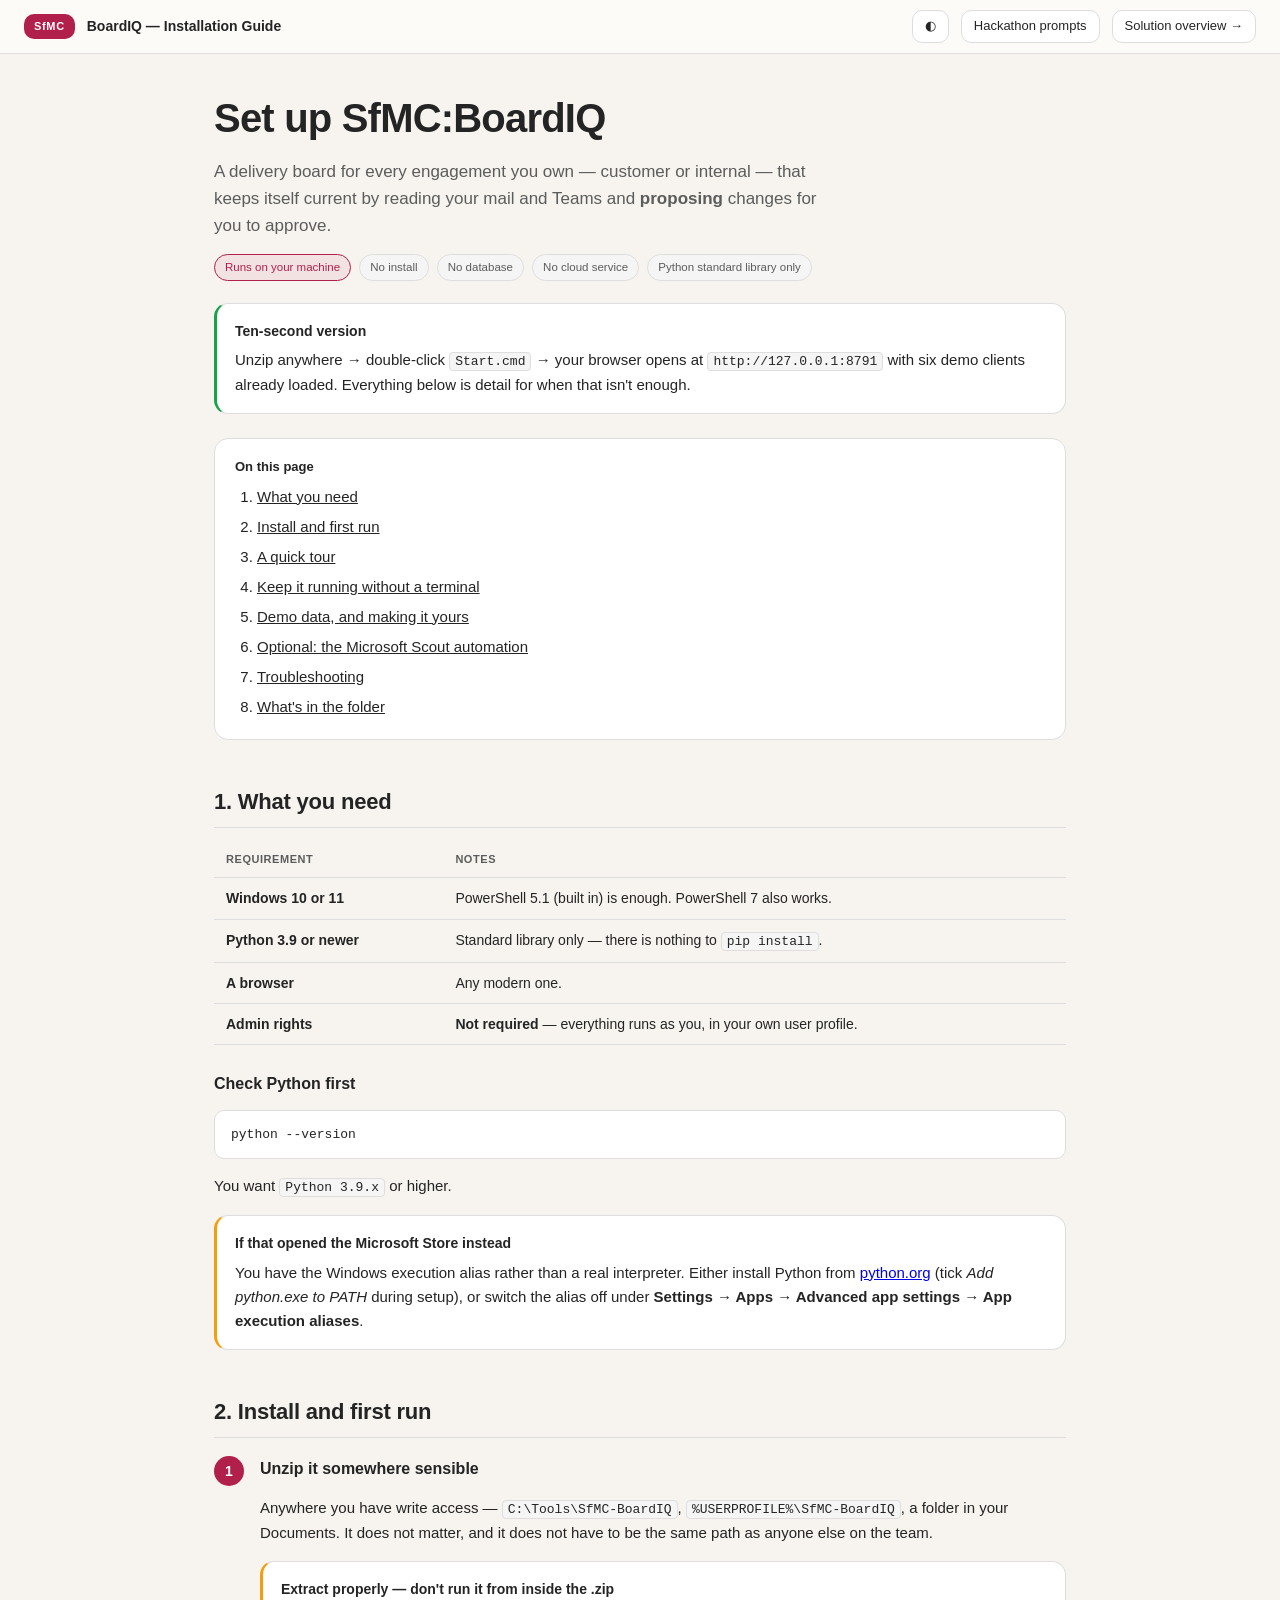
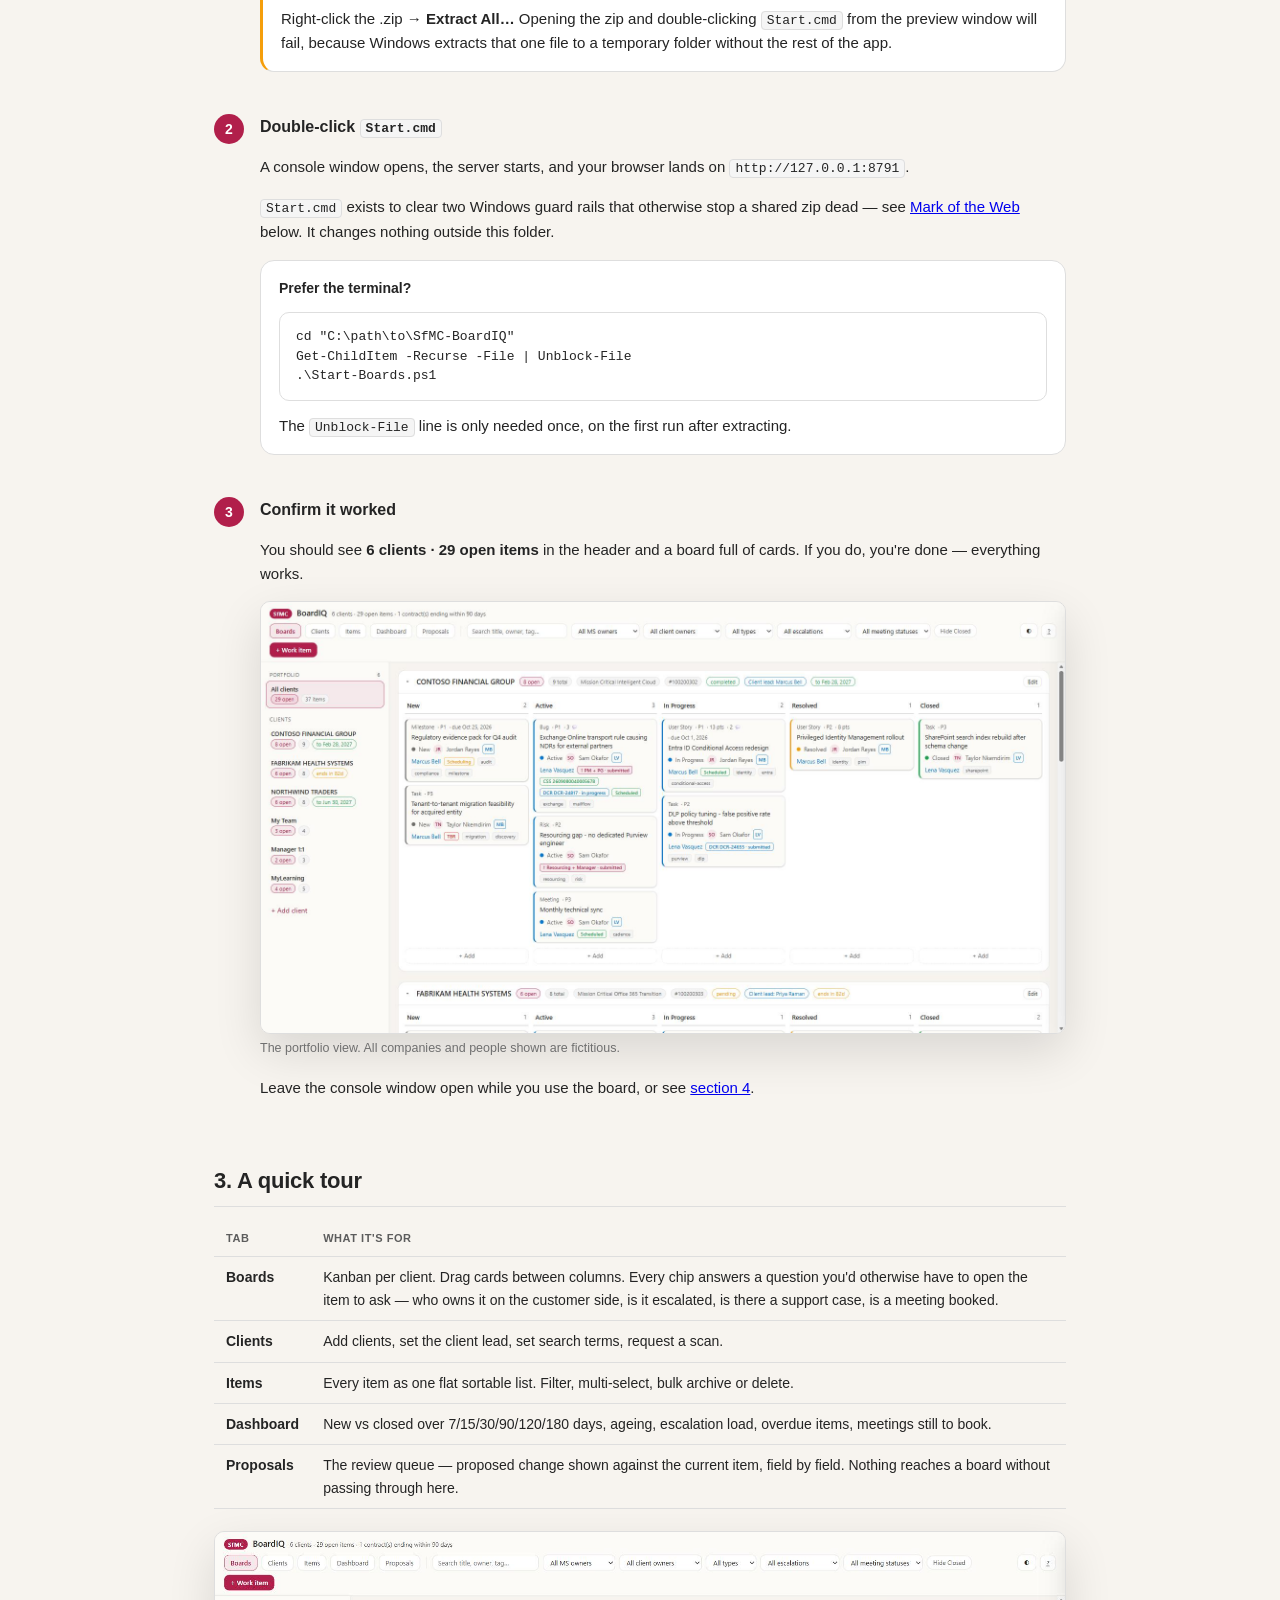
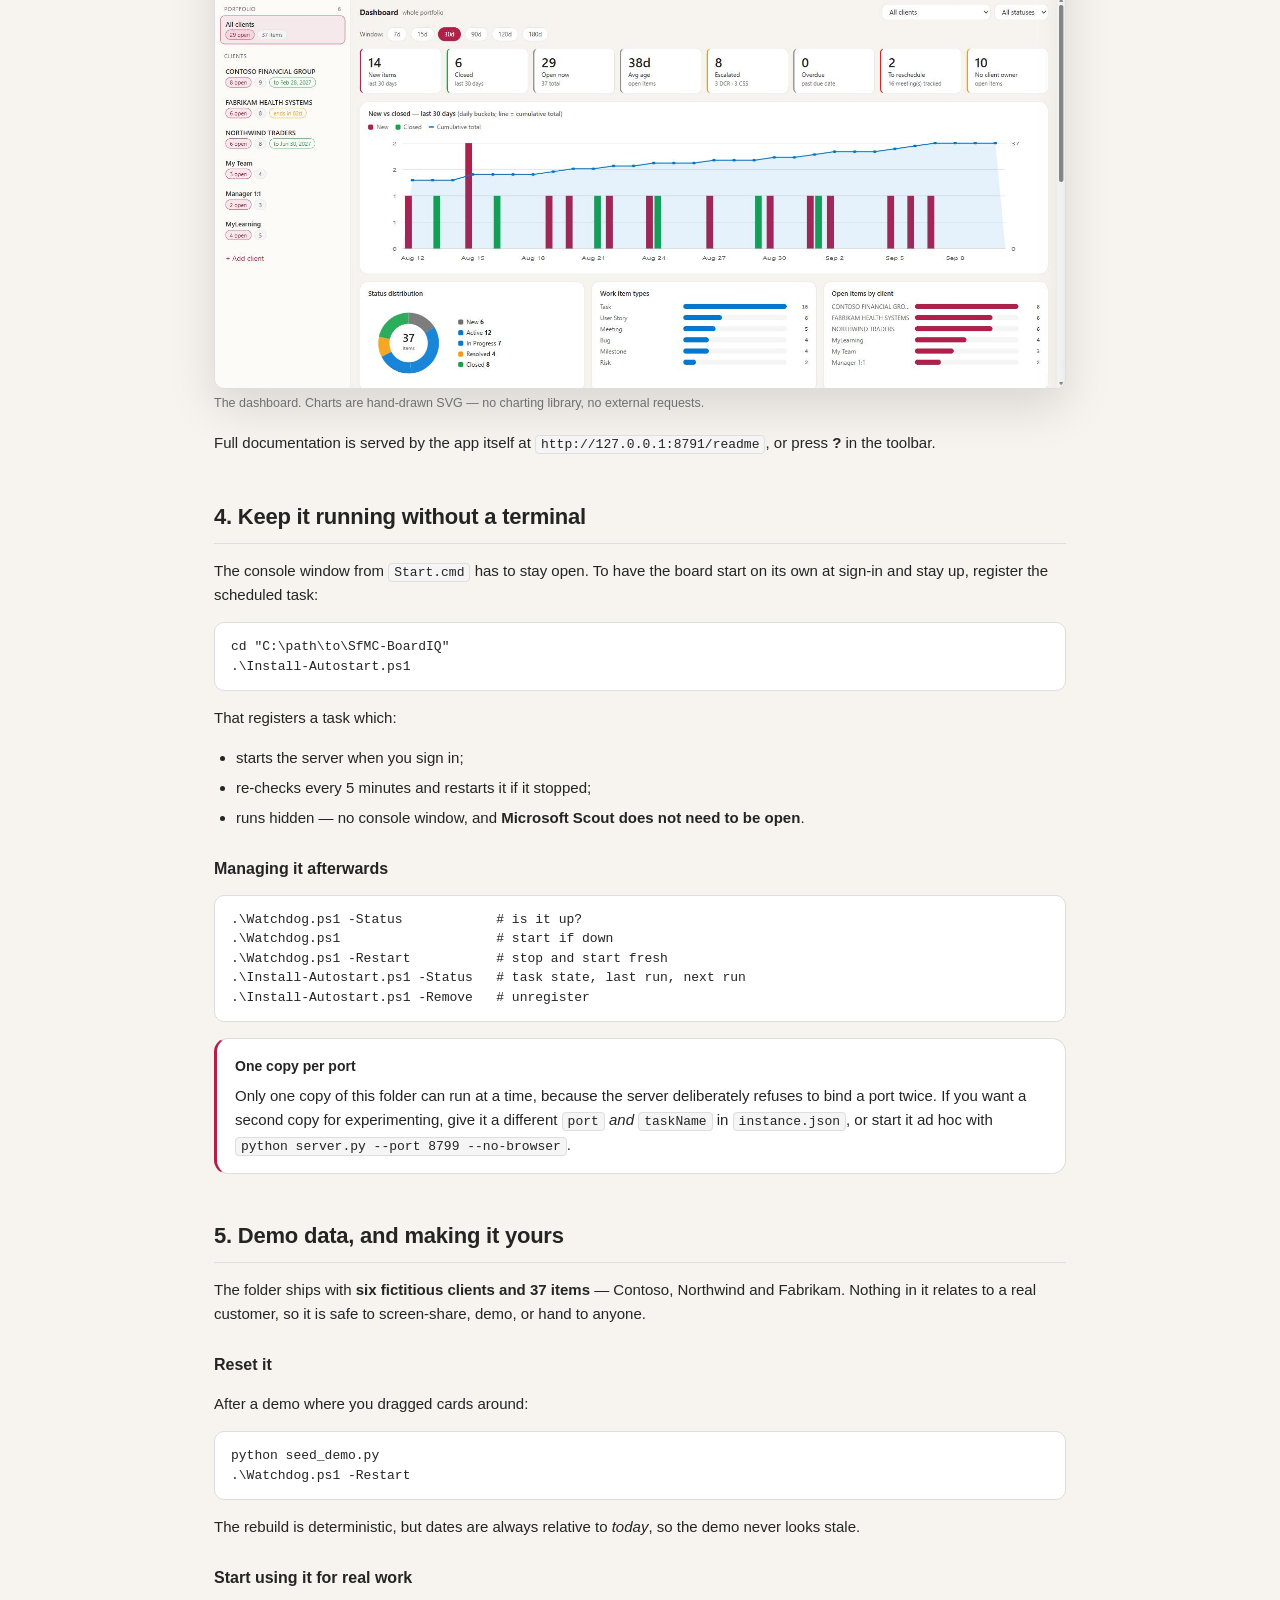
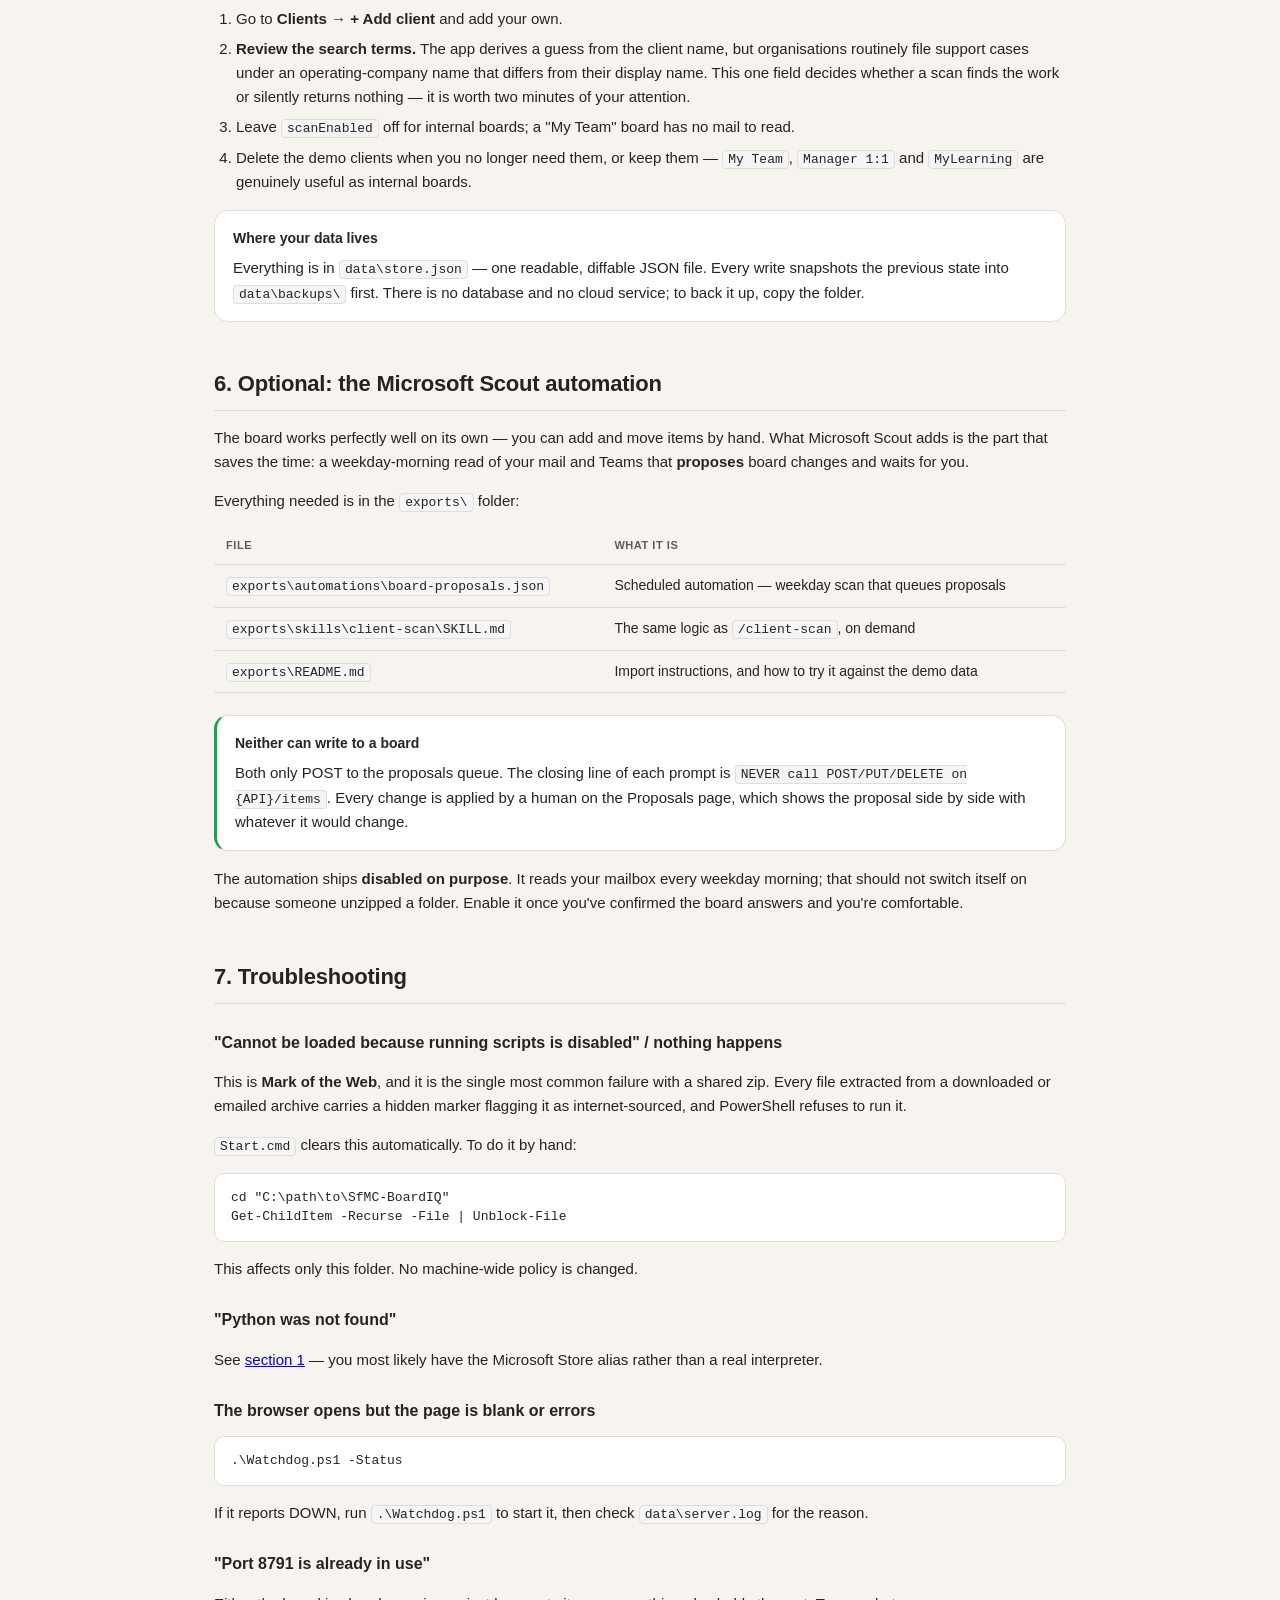
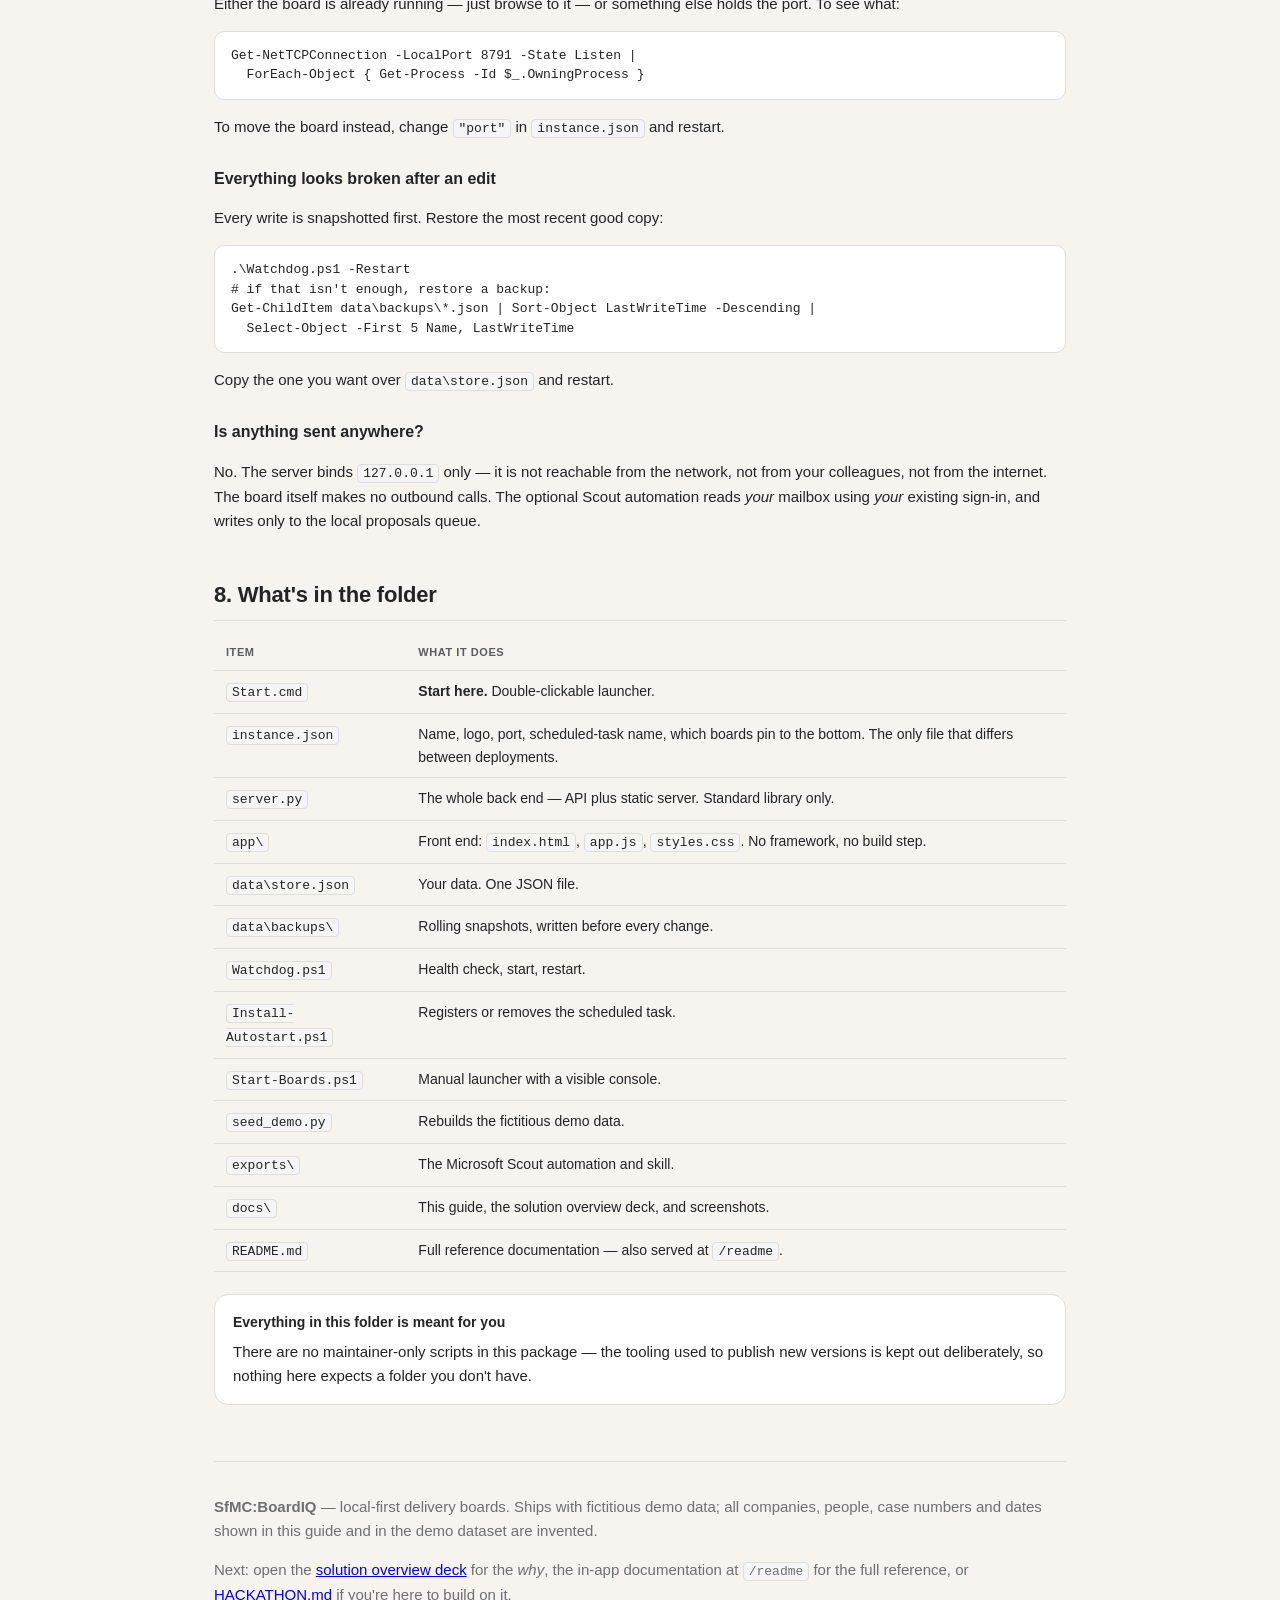
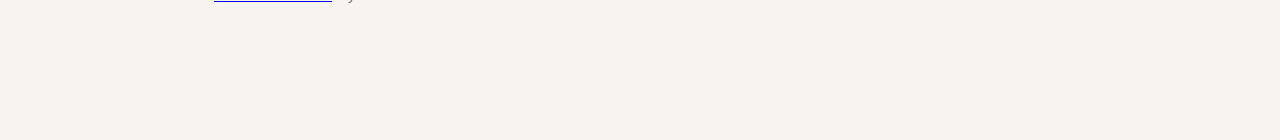
<file: docs/INSTALL.html>
<!DOCTYPE html>
<html lang="en">
<head>
<meta charset="UTF-8">
<meta name="viewport" content="width=device-width, initial-scale=1">
<title>SfMC:BoardIQ — Installation Guide</title>
<script>
  (() => {
    const p = new URLSearchParams(location.search).get("scoutTheme");
    const t = p || localStorage.getItem("boardiqDocsTheme") ||
      (window.matchMedia("(prefers-color-scheme: dark)").matches ? "dark" : "light");
    document.documentElement.setAttribute("data-theme", t);
  })();
</script>
<style>
:root {
  color-scheme: light;
  --bg: #f7f4ef; --elevated: #fcfbf8; --surface: #ffffff; --soft: #f5f5f5;
  --border: #dedede; --border-strong: #919191;
  --text: #242424; --muted: #5c5c5c; --soft-text: #6f6f6f;
  --accent: #b11f4b; --accent-soft: rgba(177,31,75,.08); --accent-fg: #fff;
  --ok: #16a34a; --danger: #dc2626; --warn: #f59e0b;
  --shadow: 0 18px 48px rgba(0,0,0,.12);
}
html[data-theme="dark"] {
  color-scheme: dark;
  --bg: #3d3b3a; --elevated: #343231; --surface: #292929; --soft: #2e2e2e;
  --border: #474747; --border-strong: #5f5f5f;
  --text: #dedede; --muted: #919191; --soft-text: #b0b0b0;
  --accent: #fd8ea1; --accent-soft: rgba(253,142,161,.14); --accent-fg: #1a1a1a;
  --ok: #4ade80; --danger: #f87171; --warn: #fbbf24;
  --shadow: 0 18px 48px rgba(0,0,0,.32);
}
* { box-sizing: border-box; }
html, body { margin: 0; }
body {
  background: var(--bg); color: var(--text);
  font-family: "Segoe UI", Aptos, Calibri, -apple-system, sans-serif;
  line-height: 1.6;
}
.bar {
  position: sticky; top: 0; z-index: 10;
  background: var(--elevated); border-bottom: 1px solid var(--border);
  padding: 10px 24px; display: flex; gap: 12px; align-items: center;
  backdrop-filter: blur(8px);
}
.logo {
  background: var(--accent); color: var(--accent-fg); font-size: 11px;
  font-weight: 700; letter-spacing: .06em; padding: 4px 10px; border-radius: .625rem;
}
.bar strong { font-size: 14px; }
.bar .spacer { flex: 1; }
.btn {
  border: 1px solid var(--border); background: var(--surface); color: var(--text);
  border-radius: .625rem; padding: 5px 12px; font: inherit; font-size: 13px;
  cursor: pointer; text-decoration: none;
}
.btn:hover { border-color: var(--border-strong); }
.wrap { max-width: 900px; margin: 0 auto; padding: 32px 24px 96px; }
h1 { font-size: clamp(28px, 4vw, 40px); margin: 0 0 8px; letter-spacing: -.02em; font-weight: 600; }
.lede { font-size: 17px; color: var(--muted); max-width: 64ch; margin: 0 0 8px; }
h2 {
  font-size: 22px; margin: 44px 0 12px; padding-bottom: 8px;
  border-bottom: 1px solid var(--border); font-weight: 600; letter-spacing: -.01em;
}
h3 { font-size: 16px; margin: 26px 0 8px; font-weight: 600; }
p, li { font-size: 15px; }
ul, ol { padding-left: 22px; }
li { margin-bottom: 6px; }
code {
  font-family: Consolas, "Courier New", monospace; font-size: 13px;
  background: var(--soft); border: 1px solid var(--border);
  border-radius: 4px; padding: 1px 5px;
}
pre {
  background: var(--surface); border: 1px solid var(--border);
  border-radius: .625rem; padding: 14px 16px; overflow-x: auto;
  line-height: 1.5; font-size: 13px;
}
pre code { background: none; border: none; padding: 0; }
table { width: 100%; border-collapse: collapse; margin: 14px 0 22px; }
th, td { text-align: left; padding: 9px 12px; border-bottom: 1px solid var(--border); font-size: 14px; vertical-align: top; }
th { font-size: 11px; text-transform: uppercase; letter-spacing: .05em; color: var(--muted); font-weight: 600; }
.card {
  background: var(--surface); border: 1px solid var(--border);
  border-radius: 14px; padding: 16px 18px; margin: 16px 0;
}
.card.accent { border-left: 3px solid var(--accent); }
.card.warn   { border-left: 3px solid var(--warn); }
.card.ok     { border-left: 3px solid var(--ok); }
.card.bad    { border-left: 3px solid var(--danger); }
.card h4 { margin: 0 0 6px; font-size: 14px; font-weight: 600; }
.card p:last-child, .card ul:last-child { margin-bottom: 0; }
.card p:first-of-type { margin-top: 0; }
.pill {
  display: inline-block; font-size: 11.5px; padding: 3px 10px; border-radius: 999px;
  background: var(--soft); color: var(--muted); border: 1px solid var(--border);
  margin: 0 4px 6px 0;
}
.pill.accent { background: var(--accent-soft); color: var(--accent); border-color: var(--accent); }
.steps { counter-reset: s; list-style: none; padding: 0; margin: 18px 0; }
.steps > li {
  counter-increment: s; position: relative; padding: 0 0 4px 46px; margin-bottom: 22px;
}
.steps > li::before {
  content: counter(s); position: absolute; left: 0; top: 0;
  width: 30px; height: 30px; border-radius: 50%;
  background: var(--accent); color: var(--accent-fg);
  display: grid; place-items: center; font-size: 14px; font-weight: 700;
}
.steps h3 { margin-top: 2px; }
img.shot {
  max-width: 100%; border: 1px solid var(--border);
  border-radius: 10px; box-shadow: var(--shadow); margin: 10px 0 4px; display: block;
}
.cap { font-size: 12.5px; color: var(--soft-text); margin: 0 0 18px; }
.toc { background: var(--surface); border: 1px solid var(--border); border-radius: 14px; padding: 14px 20px; margin: 24px 0 8px; }
.toc ol { margin: 6px 0 0; }
.toc a { color: var(--text); }
kbd {
  font-family: inherit; font-size: 12px; border: 1px solid var(--border-strong);
  border-bottom-width: 2px; border-radius: 5px; padding: 1px 6px; background: var(--soft);
}
.foot { margin-top: 56px; padding-top: 18px; border-top: 1px solid var(--border); font-size: 13px; color: var(--soft-text); }
</style>
</head>
<body>

<div class="bar">
  <span class="logo">SfMC</span>
  <strong>BoardIQ — Installation Guide</strong>
  <span class="spacer"></span>
  <button class="btn" id="theme" title="Toggle theme">◐</button>
  <a class="btn" href="HACKATHON.md">Hackathon prompts</a>
  <a class="btn" href="SfMC-BoardIQ-overview.html">Solution overview →</a>
</div>

<div class="wrap">

<h1>Set up SfMC:BoardIQ</h1>
<p class="lede">
  A delivery board for every engagement you own — customer or internal — that keeps
  itself current by reading your mail and Teams and <strong>proposing</strong> changes
  for you to approve.
</p>
<p>
  <span class="pill accent">Runs on your machine</span>
  <span class="pill">No install</span>
  <span class="pill">No database</span>
  <span class="pill">No cloud service</span>
  <span class="pill">Python standard library only</span>
</p>

<div class="card ok">
  <h4>Ten-second version</h4>
  <p>
    Unzip anywhere → double-click <code>Start.cmd</code> → your browser opens at
    <code>http://127.0.0.1:8791</code> with six demo clients already loaded.
    Everything below is detail for when that isn't enough.
  </p>
</div>

<div class="toc">
  <strong style="font-size:13px">On this page</strong>
  <ol>
    <li><a href="#req">What you need</a></li>
    <li><a href="#install">Install and first run</a></li>
    <li><a href="#tour">A quick tour</a></li>
    <li><a href="#keep">Keep it running without a terminal</a></li>
    <li><a href="#data">Demo data, and making it yours</a></li>
    <li><a href="#scout">Optional: the Microsoft Scout automation</a></li>
    <li><a href="#trouble">Troubleshooting</a></li>
    <li><a href="#files">What's in the folder</a></li>
  </ol>
</div>

<h2 id="req">1. What you need</h2>

<table>
  <tr><th>Requirement</th><th>Notes</th></tr>
  <tr><td><strong>Windows 10 or 11</strong></td><td>PowerShell 5.1 (built in) is enough. PowerShell 7 also works.</td></tr>
  <tr><td><strong>Python 3.9 or newer</strong></td><td>Standard library only — there is nothing to <code>pip install</code>.</td></tr>
  <tr><td><strong>A browser</strong></td><td>Any modern one.</td></tr>
  <tr><td><strong>Admin rights</strong></td><td><strong>Not required</strong> — everything runs as you, in your own user profile.</td></tr>
</table>

<h3>Check Python first</h3>
<pre><code>python --version</code></pre>
<p>You want <code>Python 3.9.x</code> or higher.</p>

<div class="card warn">
  <h4>If that opened the Microsoft Store instead</h4>
  <p>
    You have the Windows execution alias rather than a real interpreter. Either install
    Python from <a href="https://www.python.org/downloads/">python.org</a> (tick
    <em>Add python.exe to PATH</em> during setup), or switch the alias off under
    <strong>Settings → Apps → Advanced app settings → App execution aliases</strong>.
  </p>
</div>

<h2 id="install">2. Install and first run</h2>

<ol class="steps">

<li>
<h3>Unzip it somewhere sensible</h3>
<p>
  Anywhere you have write access — <code>C:\Tools\SfMC-BoardIQ</code>,
  <code>%USERPROFILE%\SfMC-BoardIQ</code>, a folder in your Documents. It does not
  matter, and it does not have to be the same path as anyone else on the team.
</p>
<div class="card warn">
  <h4>Extract properly — don't run it from inside the .zip</h4>
  <p>
    Right-click the .zip → <strong>Extract All…</strong> Opening the zip and
    double-clicking <code>Start.cmd</code> from the preview window will fail, because
    Windows extracts that one file to a temporary folder without the rest of the app.
  </p>
</div>
</li>

<li>
<h3>Double-click <code>Start.cmd</code></h3>
<p>
  A console window opens, the server starts, and your browser lands on
  <code>http://127.0.0.1:8791</code>.
</p>
<p>
  <code>Start.cmd</code> exists to clear two Windows guard rails that otherwise stop a
  shared zip dead — see <a href="#motw">Mark of the Web</a> below. It changes nothing
  outside this folder.
</p>
<div class="card">
  <h4>Prefer the terminal?</h4>
  <pre><code>cd "C:\path\to\SfMC-BoardIQ"
Get-ChildItem -Recurse -File | Unblock-File
.\Start-Boards.ps1</code></pre>
  <p style="margin-bottom:0">
    The <code>Unblock-File</code> line is only needed once, on the first run after
    extracting.
  </p>
</div>
</li>

<li>
<h3>Confirm it worked</h3>
<p>
  You should see <strong>6 clients · 29 open items</strong> in the header and a board
  full of cards. If you do, you're done — everything works.
</p>
<img class="shot" src="screenshots/01-portfolio.jpg" alt="The portfolio view with six demo clients">
<p class="cap">The portfolio view. All companies and people shown are fictitious.</p>
<p>Leave the console window open while you use the board, or see <a href="#keep">section 4</a>.</p>
</li>

</ol>

<h2 id="tour">3. A quick tour</h2>

<table>
  <tr><th>Tab</th><th>What it's for</th></tr>
  <tr><td><strong>Boards</strong></td><td>Kanban per client. Drag cards between columns. Every chip answers a question you'd otherwise have to open the item to ask — who owns it on the customer side, is it escalated, is there a support case, is a meeting booked.</td></tr>
  <tr><td><strong>Clients</strong></td><td>Add clients, set the client lead, set search terms, request a scan.</td></tr>
  <tr><td><strong>Items</strong></td><td>Every item as one flat sortable list. Filter, multi-select, bulk archive or delete.</td></tr>
  <tr><td><strong>Dashboard</strong></td><td>New vs closed over 7/15/30/90/120/180 days, ageing, escalation load, overdue items, meetings still to book.</td></tr>
  <tr><td><strong>Proposals</strong></td><td>The review queue — proposed change shown against the current item, field by field. Nothing reaches a board without passing through here.</td></tr>
</table>

<img class="shot" src="screenshots/04-dashboard.jpg" alt="The dashboard view">
<p class="cap">The dashboard. Charts are hand-drawn SVG — no charting library, no external requests.</p>

<p>
  Full documentation is served by the app itself at
  <code>http://127.0.0.1:8791/readme</code>, or press <strong>?</strong> in the toolbar.
</p>

<h2 id="keep">4. Keep it running without a terminal</h2>

<p>
  The console window from <code>Start.cmd</code> has to stay open. To have the board
  start on its own at sign-in and stay up, register the scheduled task:
</p>

<pre><code>cd "C:\path\to\SfMC-BoardIQ"
.\Install-Autostart.ps1</code></pre>

<p>That registers a task which:</p>
<ul>
  <li>starts the server when you sign in;</li>
  <li>re-checks every 5 minutes and restarts it if it stopped;</li>
  <li>runs hidden — no console window, and <strong>Microsoft Scout does not need to be open</strong>.</li>
</ul>

<h3>Managing it afterwards</h3>
<pre><code>.\Watchdog.ps1 -Status            # is it up?
.\Watchdog.ps1                    # start if down
.\Watchdog.ps1 -Restart           # stop and start fresh
.\Install-Autostart.ps1 -Status   # task state, last run, next run
.\Install-Autostart.ps1 -Remove   # unregister
</code></pre>

<div class="card accent">
  <h4>One copy per port</h4>
  <p>
    Only one copy of this folder can run at a time, because the server deliberately
    refuses to bind a port twice. If you want a second copy for experimenting, give it
    a different <code>port</code> <em>and</em> <code>taskName</code> in
    <code>instance.json</code>, or start it ad hoc with
    <code>python server.py --port 8799 --no-browser</code>.
  </p>
</div>

<h2 id="data">5. Demo data, and making it yours</h2>

<p>
  The folder ships with <strong>six fictitious clients and 37 items</strong> — Contoso,
  Northwind and Fabrikam. Nothing in it relates to a real customer, so it is safe to
  screen-share, demo, or hand to anyone.
</p>

<h3>Reset it</h3>
<p>After a demo where you dragged cards around:</p>
<pre><code>python seed_demo.py
.\Watchdog.ps1 -Restart</code></pre>
<p>
  The rebuild is deterministic, but dates are always relative to <em>today</em>, so the
  demo never looks stale.
</p>

<h3>Start using it for real work</h3>
<ol>
  <li>Go to <strong>Clients → + Add client</strong> and add your own.</li>
  <li>
    <strong>Review the search terms.</strong> The app derives a guess from the client
    name, but organisations routinely file support cases under an operating-company name
    that differs from their display name. This one field decides whether a scan finds
    the work or silently returns nothing — it is worth two minutes of your attention.
  </li>
  <li>Leave <code>scanEnabled</code> off for internal boards; a "My Team" board has no mail to read.</li>
  <li>
    Delete the demo clients when you no longer need them, or keep them —
    <code>My Team</code>, <code>Manager 1:1</code> and <code>MyLearning</code> are
    genuinely useful as internal boards.
  </li>
</ol>

<div class="card">
  <h4>Where your data lives</h4>
  <p>
    Everything is in <code>data\store.json</code> — one readable, diffable JSON file.
    Every write snapshots the previous state into <code>data\backups\</code> first.
    There is no database and no cloud service; to back it up, copy the folder.
  </p>
</div>

<h2 id="scout">6. Optional: the Microsoft Scout automation</h2>

<p>
  The board works perfectly well on its own — you can add and move items by hand. What
  Microsoft Scout adds is the part that saves the time: a weekday-morning read of your
  mail and Teams that <strong>proposes</strong> board changes and waits for you.
</p>

<p>Everything needed is in the <code>exports\</code> folder:</p>

<table>
  <tr><th>File</th><th>What it is</th></tr>
  <tr><td><code>exports\automations\board-proposals.json</code></td><td>Scheduled automation — weekday scan that queues proposals</td></tr>
  <tr><td><code>exports\skills\client-scan\SKILL.md</code></td><td>The same logic as <code>/client-scan</code>, on demand</td></tr>
  <tr><td><code>exports\README.md</code></td><td>Import instructions, and how to try it against the demo data</td></tr>
</table>

<div class="card ok">
  <h4>Neither can write to a board</h4>
  <p>
    Both only POST to the proposals queue. The closing line of each prompt is
    <code>NEVER call POST/PUT/DELETE on {API}/items</code>. Every change is applied by a
    human on the Proposals page, which shows the proposal side by side with whatever it
    would change.
  </p>
</div>

<p>
  The automation ships <strong>disabled on purpose</strong>. It reads your mailbox every
  weekday morning; that should not switch itself on because someone unzipped a folder.
  Enable it once you've confirmed the board answers and you're comfortable.
</p>

<h2 id="trouble">7. Troubleshooting</h2>

<h3 id="motw">"Cannot be loaded because running scripts is disabled" / nothing happens</h3>
<p>
  This is <strong>Mark of the Web</strong>, and it is the single most common failure with
  a shared zip. Every file extracted from a downloaded or emailed archive carries a hidden
  marker flagging it as internet-sourced, and PowerShell refuses to run it.
</p>
<p><code>Start.cmd</code> clears this automatically. To do it by hand:</p>
<pre><code>cd "C:\path\to\SfMC-BoardIQ"
Get-ChildItem -Recurse -File | Unblock-File</code></pre>
<p>This affects only this folder. No machine-wide policy is changed.</p>

<h3>"Python was not found"</h3>
<p>See <a href="#req">section 1</a> — you most likely have the Microsoft Store alias rather than a real interpreter.</p>

<h3>The browser opens but the page is blank or errors</h3>
<pre><code>.\Watchdog.ps1 -Status</code></pre>
<p>
  If it reports DOWN, run <code>.\Watchdog.ps1</code> to start it, then check
  <code>data\server.log</code> for the reason.
</p>

<h3>"Port 8791 is already in use"</h3>
<p>Either the board is already running — just browse to it — or something else holds the port. To see what:</p>
<pre><code>Get-NetTCPConnection -LocalPort 8791 -State Listen |
  ForEach-Object { Get-Process -Id $_.OwningProcess }</code></pre>
<p>To move the board instead, change <code>"port"</code> in <code>instance.json</code> and restart.</p>

<h3>Everything looks broken after an edit</h3>
<p>
  Every write is snapshotted first. Restore the most recent good copy:
</p>
<pre><code>.\Watchdog.ps1 -Restart
# if that isn't enough, restore a backup:
Get-ChildItem data\backups\*.json | Sort-Object LastWriteTime -Descending |
  Select-Object -First 5 Name, LastWriteTime</code></pre>
<p>Copy the one you want over <code>data\store.json</code> and restart.</p>

<h3>Is anything sent anywhere?</h3>
<p>
  No. The server binds <code>127.0.0.1</code> only — it is not reachable from the
  network, not from your colleagues, not from the internet. The board itself makes no
  outbound calls. The optional Scout automation reads <em>your</em> mailbox using
  <em>your</em> existing sign-in, and writes only to the local proposals queue.
</p>

<h2 id="files">8. What's in the folder</h2>

<table>
  <tr><th>Item</th><th>What it does</th></tr>
  <tr><td><code>Start.cmd</code></td><td><strong>Start here.</strong> Double-clickable launcher.</td></tr>
  <tr><td><code>instance.json</code></td><td>Name, logo, port, scheduled-task name, which boards pin to the bottom. The only file that differs between deployments.</td></tr>
  <tr><td><code>server.py</code></td><td>The whole back end — API plus static server. Standard library only.</td></tr>
  <tr><td><code>app\</code></td><td>Front end: <code>index.html</code>, <code>app.js</code>, <code>styles.css</code>. No framework, no build step.</td></tr>
  <tr><td><code>data\store.json</code></td><td>Your data. One JSON file.</td></tr>
  <tr><td><code>data\backups\</code></td><td>Rolling snapshots, written before every change.</td></tr>
  <tr><td><code>Watchdog.ps1</code></td><td>Health check, start, restart.</td></tr>
  <tr><td><code>Install-Autostart.ps1</code></td><td>Registers or removes the scheduled task.</td></tr>
  <tr><td><code>Start-Boards.ps1</code></td><td>Manual launcher with a visible console.</td></tr>
  <tr><td><code>seed_demo.py</code></td><td>Rebuilds the fictitious demo data.</td></tr>
  <tr><td><code>exports\</code></td><td>The Microsoft Scout automation and skill.</td></tr>
  <tr><td><code>docs\</code></td><td>This guide, the solution overview deck, and screenshots.</td></tr>
  <tr><td><code>README.md</code></td><td>Full reference documentation — also served at <code>/readme</code>.</td></tr>
</table>

<div class="card">
  <h4>Everything in this folder is meant for you</h4>
  <p>
    There are no maintainer-only scripts in this package — the tooling used to publish
    new versions is kept out deliberately, so nothing here expects a folder you don't
    have.
  </p>
</div>

<div class="foot">
  <p>
    <strong>SfMC:BoardIQ</strong> — local-first delivery boards. Ships with fictitious
    demo data; all companies, people, case numbers and dates shown in this guide and in
    the demo dataset are invented.
  </p>
  <p>
    Next: open the <a href="SfMC-BoardIQ-overview.html">solution overview deck</a> for the
    <em>why</em>, the in-app documentation at <code>/readme</code> for the full reference,
    or <a href="HACKATHON.md">HACKATHON.md</a> if you're here to build on it.
  </p>
</div>

</div>

<script>
document.getElementById('theme').addEventListener('click', () => {
  const cur = document.documentElement.getAttribute('data-theme');
  const next = cur === 'dark' ? 'light' : 'dark';
  document.documentElement.setAttribute('data-theme', next);
  try { localStorage.setItem('boardiqDocsTheme', next); } catch (e) {}
});
</script>
</body>
</html>
</file>
